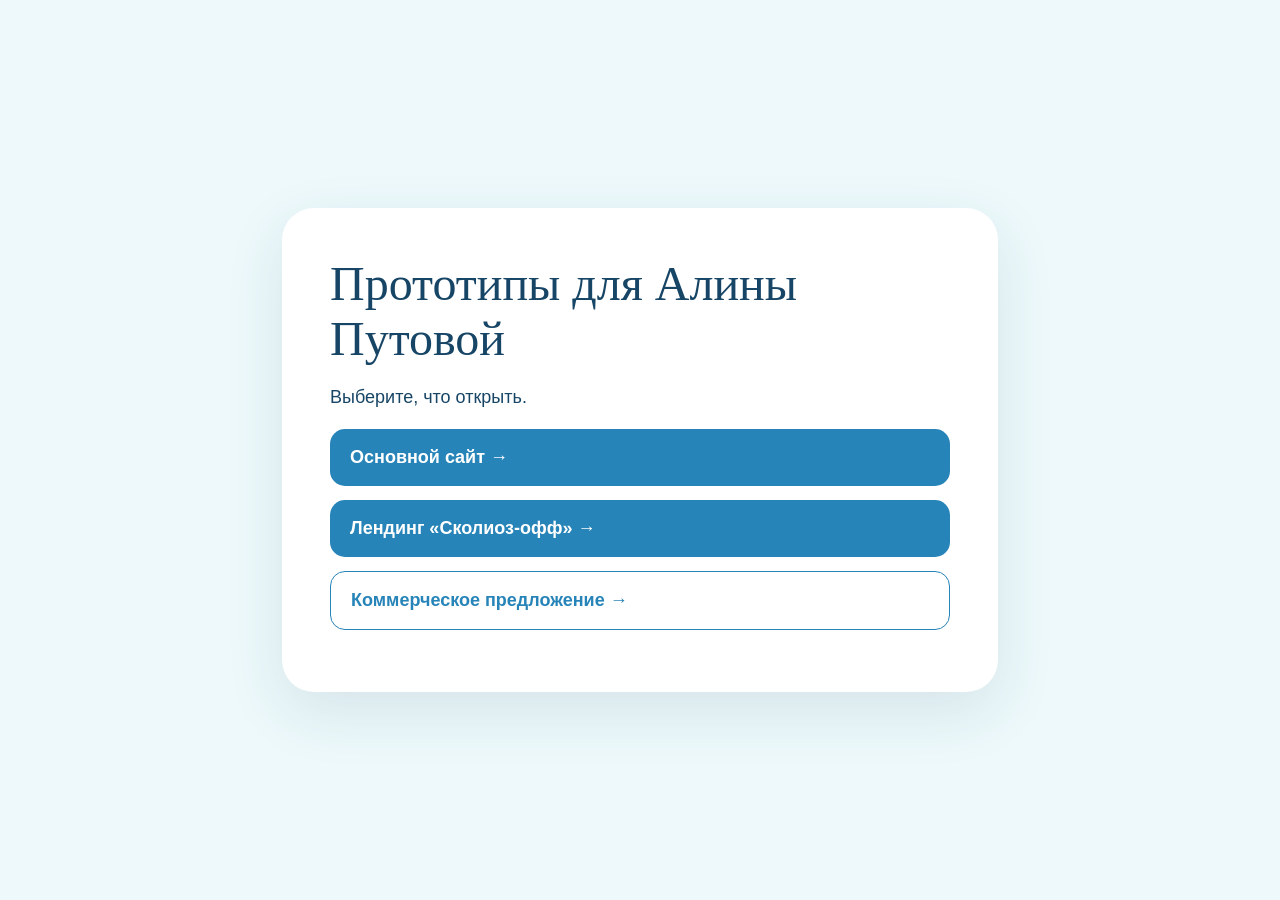
<file: index.html>
<!doctype html><html lang="ru"><head><meta charset="utf-8"><meta name="viewport" content="width=device-width,initial-scale=1"><title>Прототипы для Алины Путовой</title><style>body{margin:0;min-height:100vh;display:grid;place-items:center;background:#edf9fb;color:#174566;font:18px/1.5 Arial,sans-serif}main{width:min(620px,calc(100% - 48px));background:#fff;padding:48px;border-radius:32px;box-shadow:0 20px 60px #1745661c}h1{font:48px Georgia,serif;margin:0 0 14px}a{display:block;margin:14px 0;padding:15px 20px;border-radius:15px;background:#2784b8;color:#fff;text-decoration:none;font-weight:700}a:last-child{background:#fff;border:1px solid #2784b8;color:#2784b8}</style></head><body><main><h1>Прототипы для Алины Путовой</h1><p>Выберите, что открыть.</p><a href="main/">Основной сайт →</a><a href="course/">Лендинг «Сколиоз-офф» →</a><a href="kp/">Коммерческое предложение →</a></main></body></html>
</file>
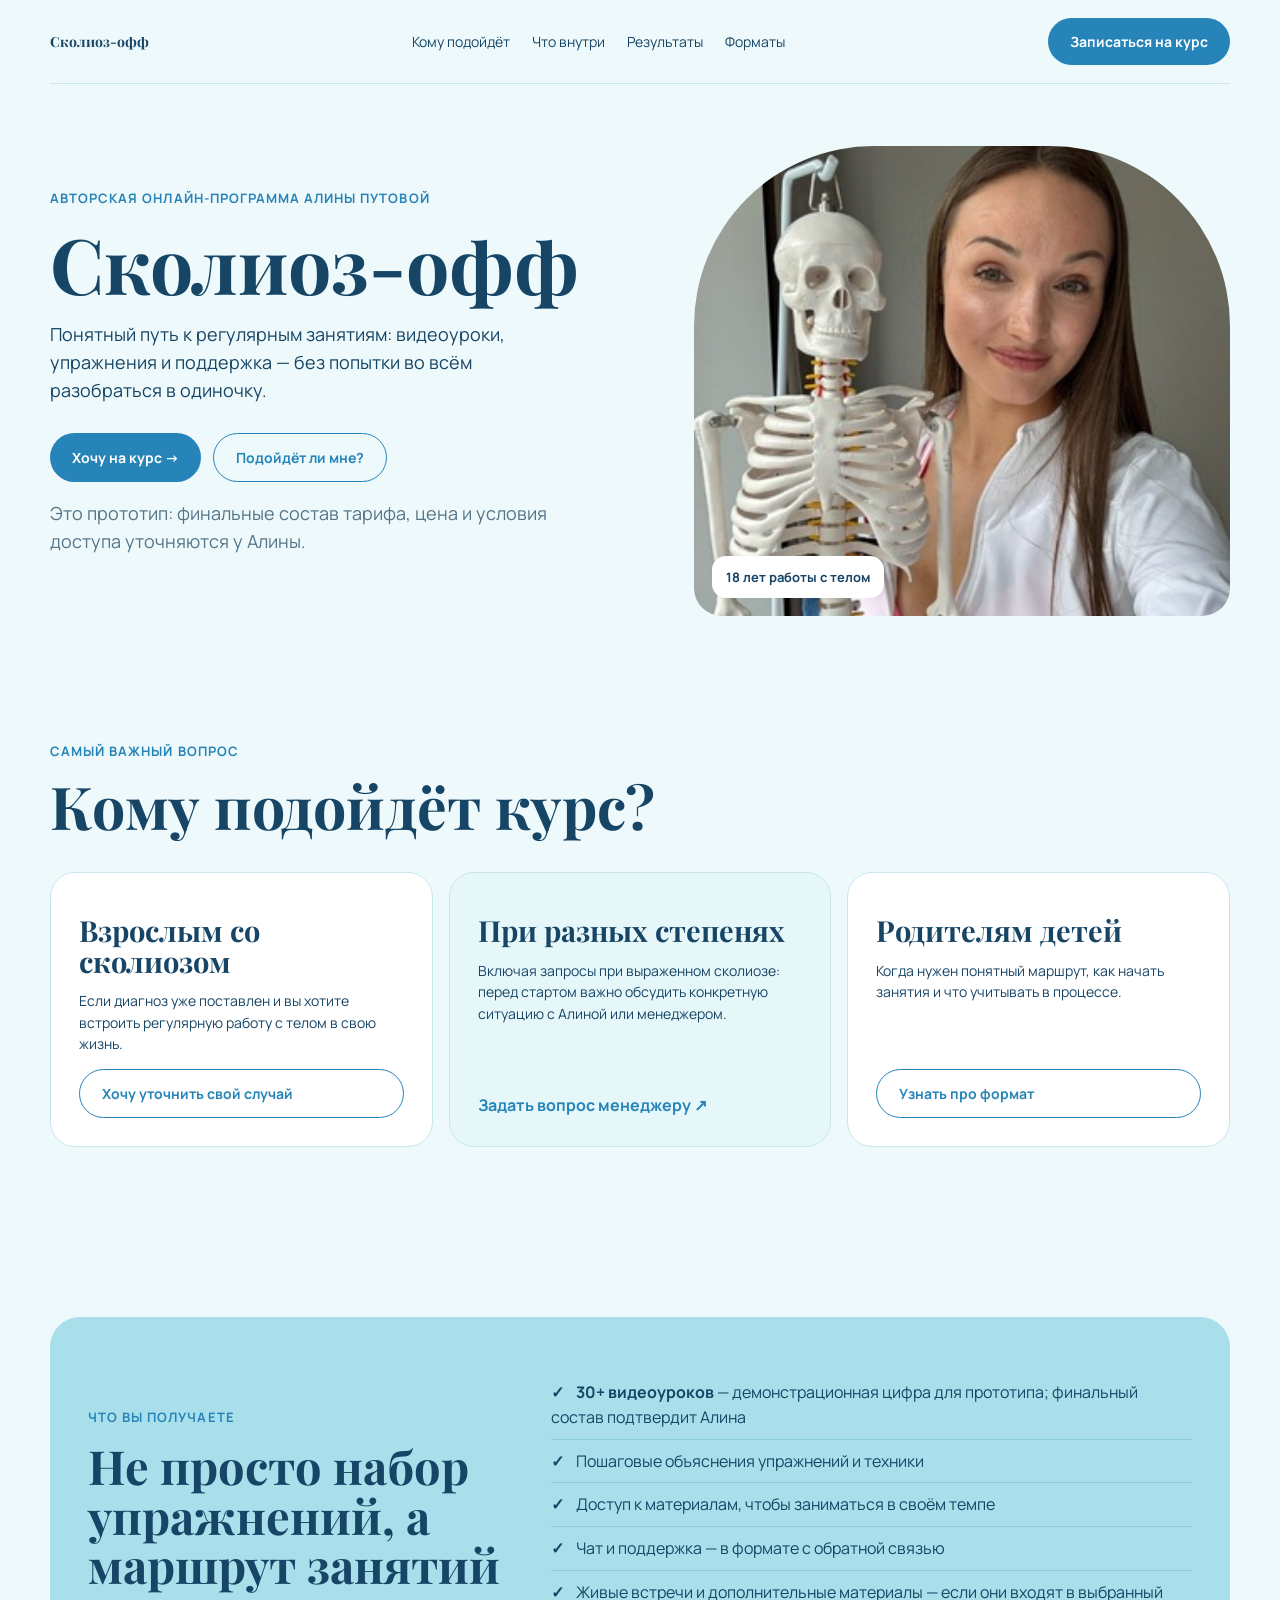
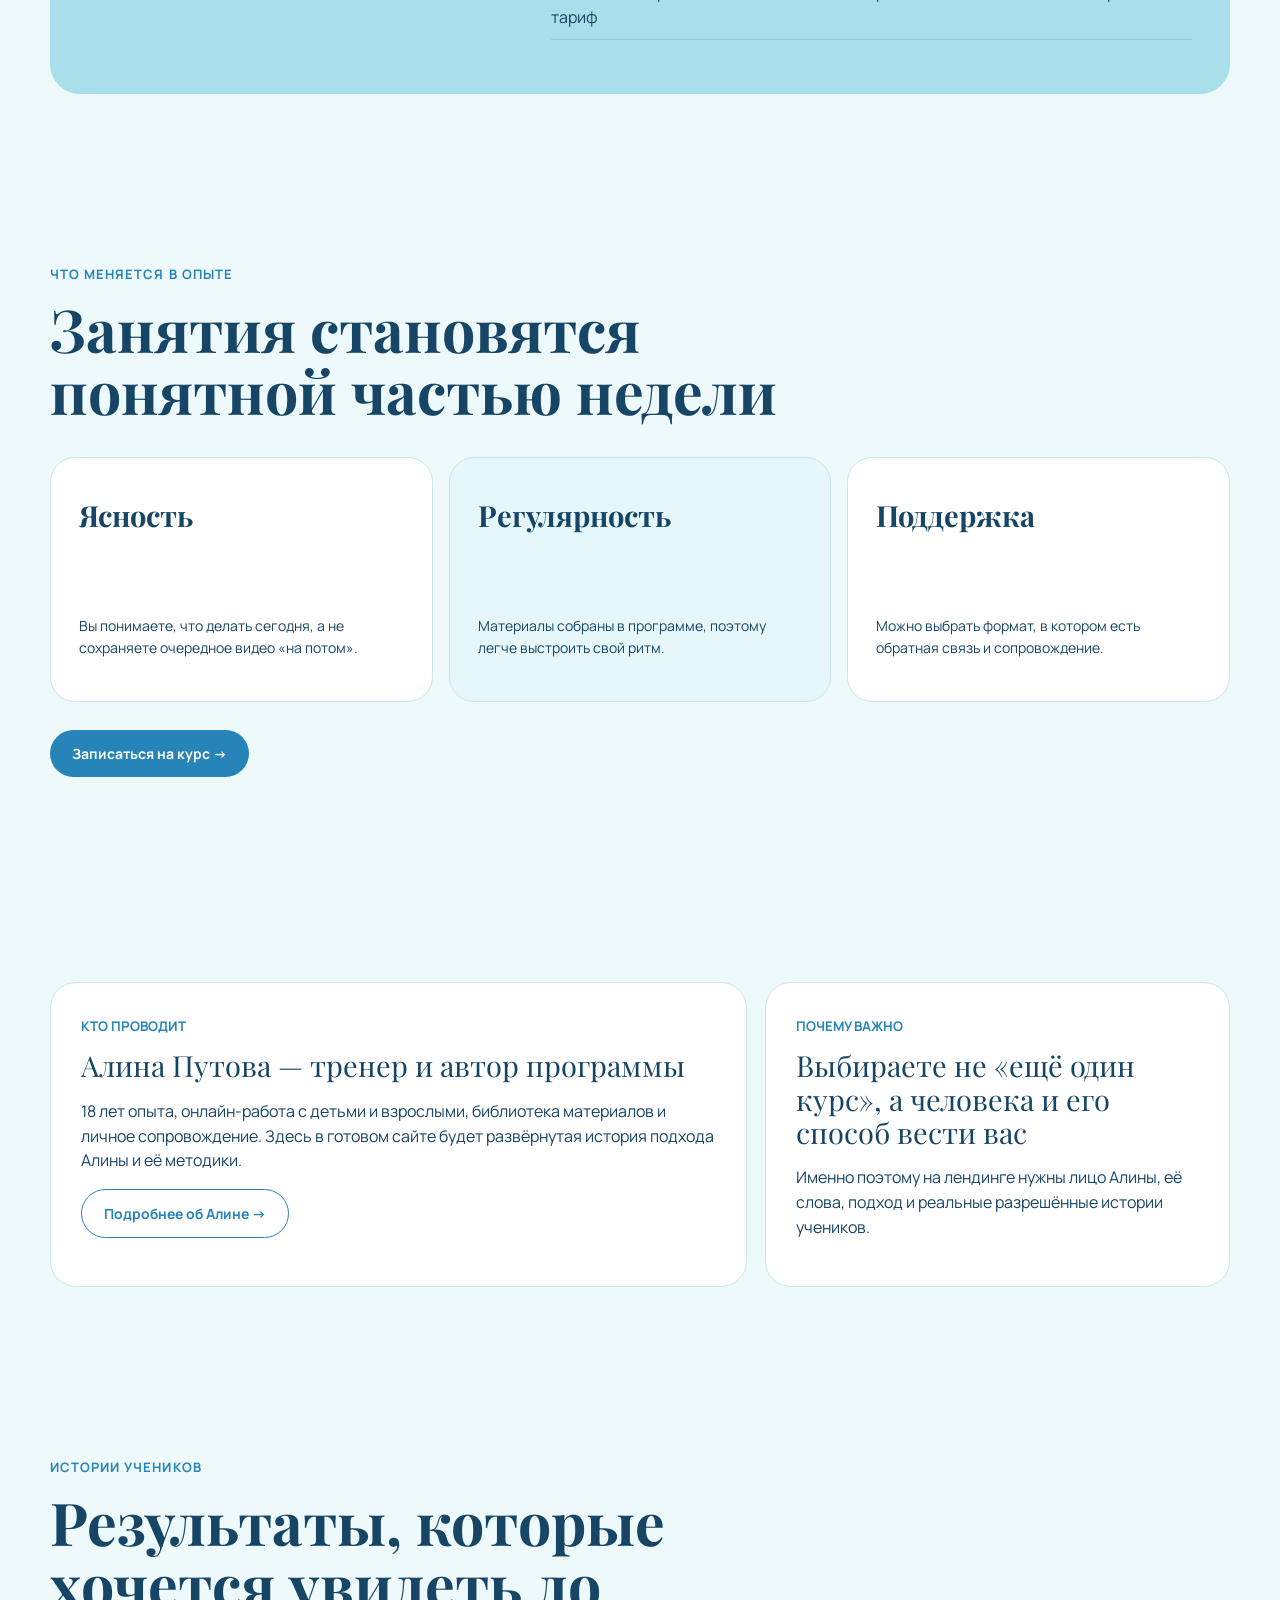
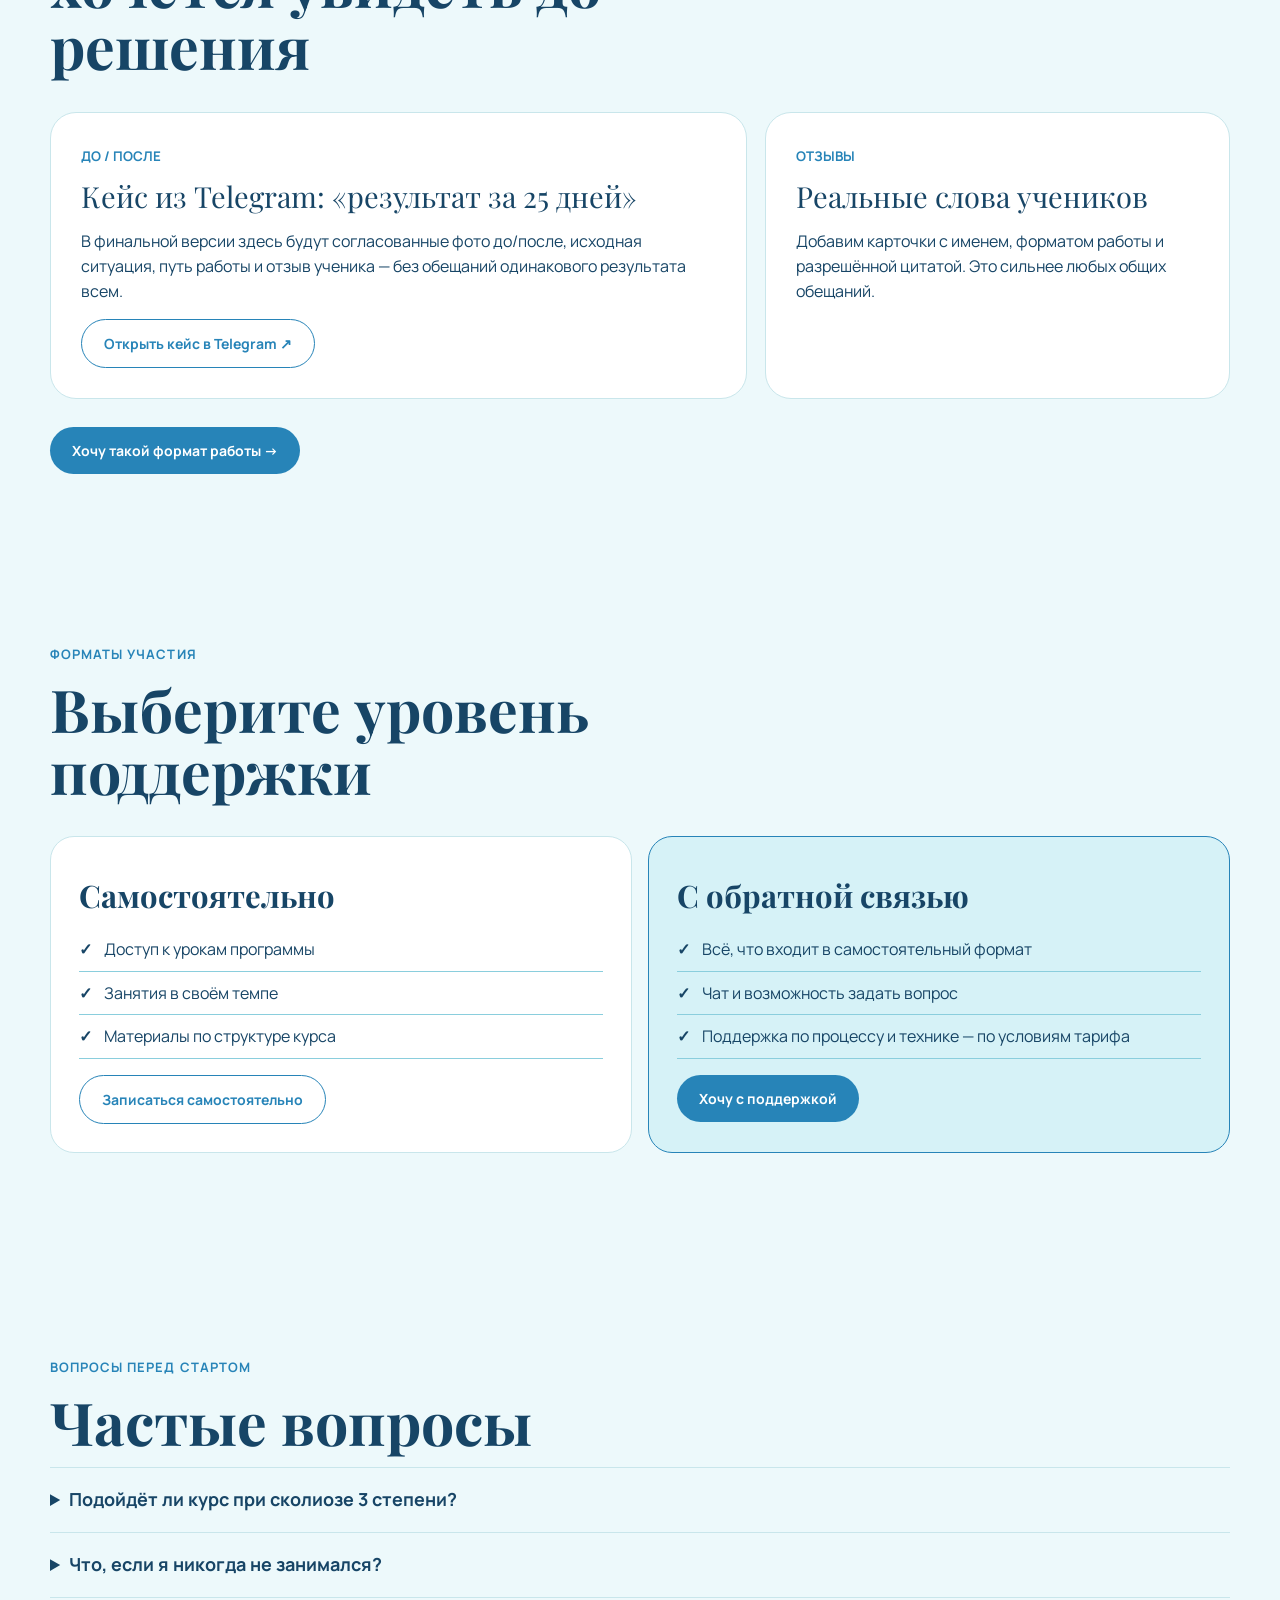
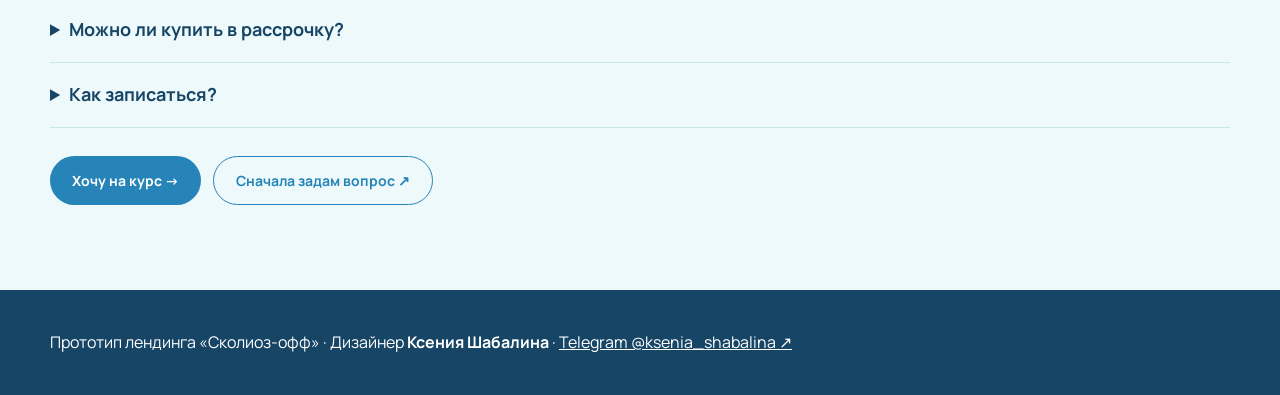
<file: course/index.html>
<!doctype html><html lang="ru"><head><meta charset="utf-8"><meta name="viewport" content="width=device-width,initial-scale=1"><title>Сколиоз-офф — прототип</title><link rel="stylesheet" href="../assets/prototype.css"></head><body class="course-hero"><div class="wrap nav"><a class="brand" href="../04-prototype-main/index.html">Сколиоз-офф</a><nav class="navlinks"><a href="#forwho">Кому подойдёт</a><a href="#inside">Что внутри</a><a href="#results">Результаты</a><a href="#formats">Форматы</a></nav><button class="btn" data-modal>Записаться на курс</button></div><main><section class="wrap hero"><div><div class="eyebrow">авторская онлайн-программа алины путовой</div><h1>Сколиоз-офф</h1><p>Понятный путь к регулярным занятиям: видеоуроки, упражнения и поддержка — без попытки во всём разобраться в одиночку.</p><div class="actions"><button class="btn" data-modal>Хочу на курс →</button><a class="btn alt" href="#forwho">Подойдёт ли мне?</a></div><p class="note">Это прототип: финальные состав тарифа, цена и условия доступа уточняются у Алины.</p></div><div class="photo" role="img" aria-label="Алина Путова"></div></section></main>
<section class="wrap section" id="forwho"><div class="eyebrow">самый важный вопрос</div><h2>Кому подойдёт курс?</h2><div class="paths"><article class="card"><div><h3>Взрослым со сколиозом</h3><p>Если диагноз уже поставлен и вы хотите встроить регулярную работу с телом в свою жизнь.</p></div><button class="btn alt" data-modal>Хочу уточнить свой случай</button></article><article class="card"><div><h3>При разных степенях</h3><p>Включая запросы при выраженном сколиозе: перед стартом важно обсудить конкретную ситуацию с Алиной или менеджером.</p></div><a href="https://t.me/yoginya_manager" target="_blank">Задать вопрос менеджеру ↗</a></article><article class="card"><div><h3>Родителям детей</h3><p>Когда нужен понятный маршрут, как начать занятия и что учитывать в процессе.</p></div><button class="btn alt" data-modal>Узнать про формат</button></article></div></section>
<section class="section" id="inside"><div class="wrap band"><div><div class="eyebrow">что вы получаете</div><h2>Не просто набор упражнений, а маршрут занятий</h2></div><ul class="checks"><li><b>30+ видеоуроков</b> — демонстрационная цифра для прототипа; финальный состав подтвердит Алина</li><li>Пошаговые объяснения упражнений и техники</li><li>Доступ к материалам, чтобы заниматься в своём темпе</li><li>Чат и поддержка — в формате с обратной связью</li><li>Живые встречи и дополнительные материалы — если они входят в выбранный тариф</li></ul></div></section>
<section class="wrap section"><div class="eyebrow">что меняется в опыте</div><h2>Занятия становятся понятной частью недели</h2><div class="paths"><article class="card"><h3>Ясность</h3><p>Вы понимаете, что делать сегодня, а не сохраняете очередное видео «на потом».</p></article><article class="card"><h3>Регулярность</h3><p>Материалы собраны в программе, поэтому легче выстроить свой ритм.</p></article><article class="card"><h3>Поддержка</h3><p>Можно выбрать формат, в котором есть обратная связь и сопровождение.</p></article></div><div class="actions"><button class="btn" data-modal>Записаться на курс →</button></div></section>
<section class="wrap section" id="alina"><div class="gallery"><div class="proof"><small>КТО ПРОВОДИТ</small><strong>Алина Путова — тренер и автор программы</strong><p>18 лет опыта, онлайн-работа с детьми и взрослыми, библиотека материалов и личное сопровождение. Здесь в готовом сайте будет развёрнутая история подхода Алины и её методики.</p><a class="btn alt" href="../04-prototype-main/index.html#about">Подробнее об Алине →</a></div><div class="proof"><small>ПОЧЕМУ ВАЖНО</small><strong>Выбираете не «ещё один курс», а человека и его способ вести вас</strong><p>Именно поэтому на лендинге нужны лицо Алины, её слова, подход и реальные разрешённые истории учеников.</p></div></div></section>
<section class="section" id="results"><div class="wrap"><div class="eyebrow">истории учеников</div><h2>Результаты, которые хочется увидеть до решения</h2><div class="gallery"><div class="proof"><small>ДО / ПОСЛЕ</small><strong>Кейс из Telegram: «результат за 25 дней»</strong><p>В финальной версии здесь будут согласованные фото до/после, исходная ситуация, путь работы и отзыв ученика — без обещаний одинакового результата всем.</p><a class="btn alt" href="https://t.me/YOGINYA_ALINA_Int/1651" target="_blank">Открыть кейс в Telegram ↗</a></div><div class="proof"><small>ОТЗЫВЫ</small><strong>Реальные слова учеников</strong><p>Добавим карточки с именем, форматом работы и разрешённой цитатой. Это сильнее любых общих обещаний.</p></div></div><div class="actions"><button class="btn" data-modal>Хочу такой формат работы →</button></div></div></section>
<section class="wrap section" id="formats"><div class="eyebrow">форматы участия</div><h2>Выберите уровень поддержки</h2><div class="formats"><article class="format"><h3>Самостоятельно</h3><ul class="checks"><li>Доступ к урокам программы</li><li>Занятия в своём темпе</li><li>Материалы по структуре курса</li></ul><button class="btn alt" data-modal>Записаться самостоятельно</button></article><article class="format active"><h3>С обратной связью</h3><ul class="checks"><li>Всё, что входит в самостоятельный формат</li><li>Чат и возможность задать вопрос</li><li>Поддержка по процессу и технике — по условиям тарифа</li></ul><button class="btn" data-modal>Хочу с поддержкой</button></article></div></section>
<section class="wrap section" id="faq"><div class="eyebrow">вопросы перед стартом</div><h2>Частые вопросы</h2><div class="faq"><details><summary>Подойдёт ли курс при сколиозе 3 степени?</summary><p>Этот вопрос нельзя закрыть одной общей фразой. На сайте будет кнопка быстрой связи с менеджером или Алиной, чтобы уточнить вашу ситуацию до оплаты.</p></details><details><summary>Что, если я никогда не занимался?</summary><p>На странице покажем, с какого уровня начинается программа и как устроена постепенность занятий.</p></details><details><summary>Можно ли купить в рассрочку?</summary><p>Добавим точные условия после подтверждения способа оплаты.</p></details><details><summary>Как записаться?</summary><p>Выберите формат выше или нажмите кнопку «Хочу на курс» — в готовом сайте она ведёт к оплате или менеджеру.</p></details></div><div class="actions"><button class="btn" data-modal>Хочу на курс →</button><a class="btn alt" href="https://t.me/yoginya_manager" target="_blank">Сначала задам вопрос ↗</a></div></section>
<footer class="footer"><div class="wrap">Прототип лендинга «Сколиоз-офф» · Дизайнер <b>Ксения Шабалина</b> · <a href="https://t.me/ksenia_shabalina" target="_blank">Telegram @ksenia_shabalina ↗</a></div></footer><div class="modal" id="modal"><div class="modalbox"><button class="close" data-close>×</button><h2>Хочу на курс</h2><p>В готовом сайте здесь будет переход к оплате или форма. В прототипе можно написать менеджеру.</p><a class="btn" href="https://t.me/yoginya_manager" target="_blank">Написать менеджеру ↗</a></div></div><script src="../assets/prototype.js"></script></body></html>
</file>
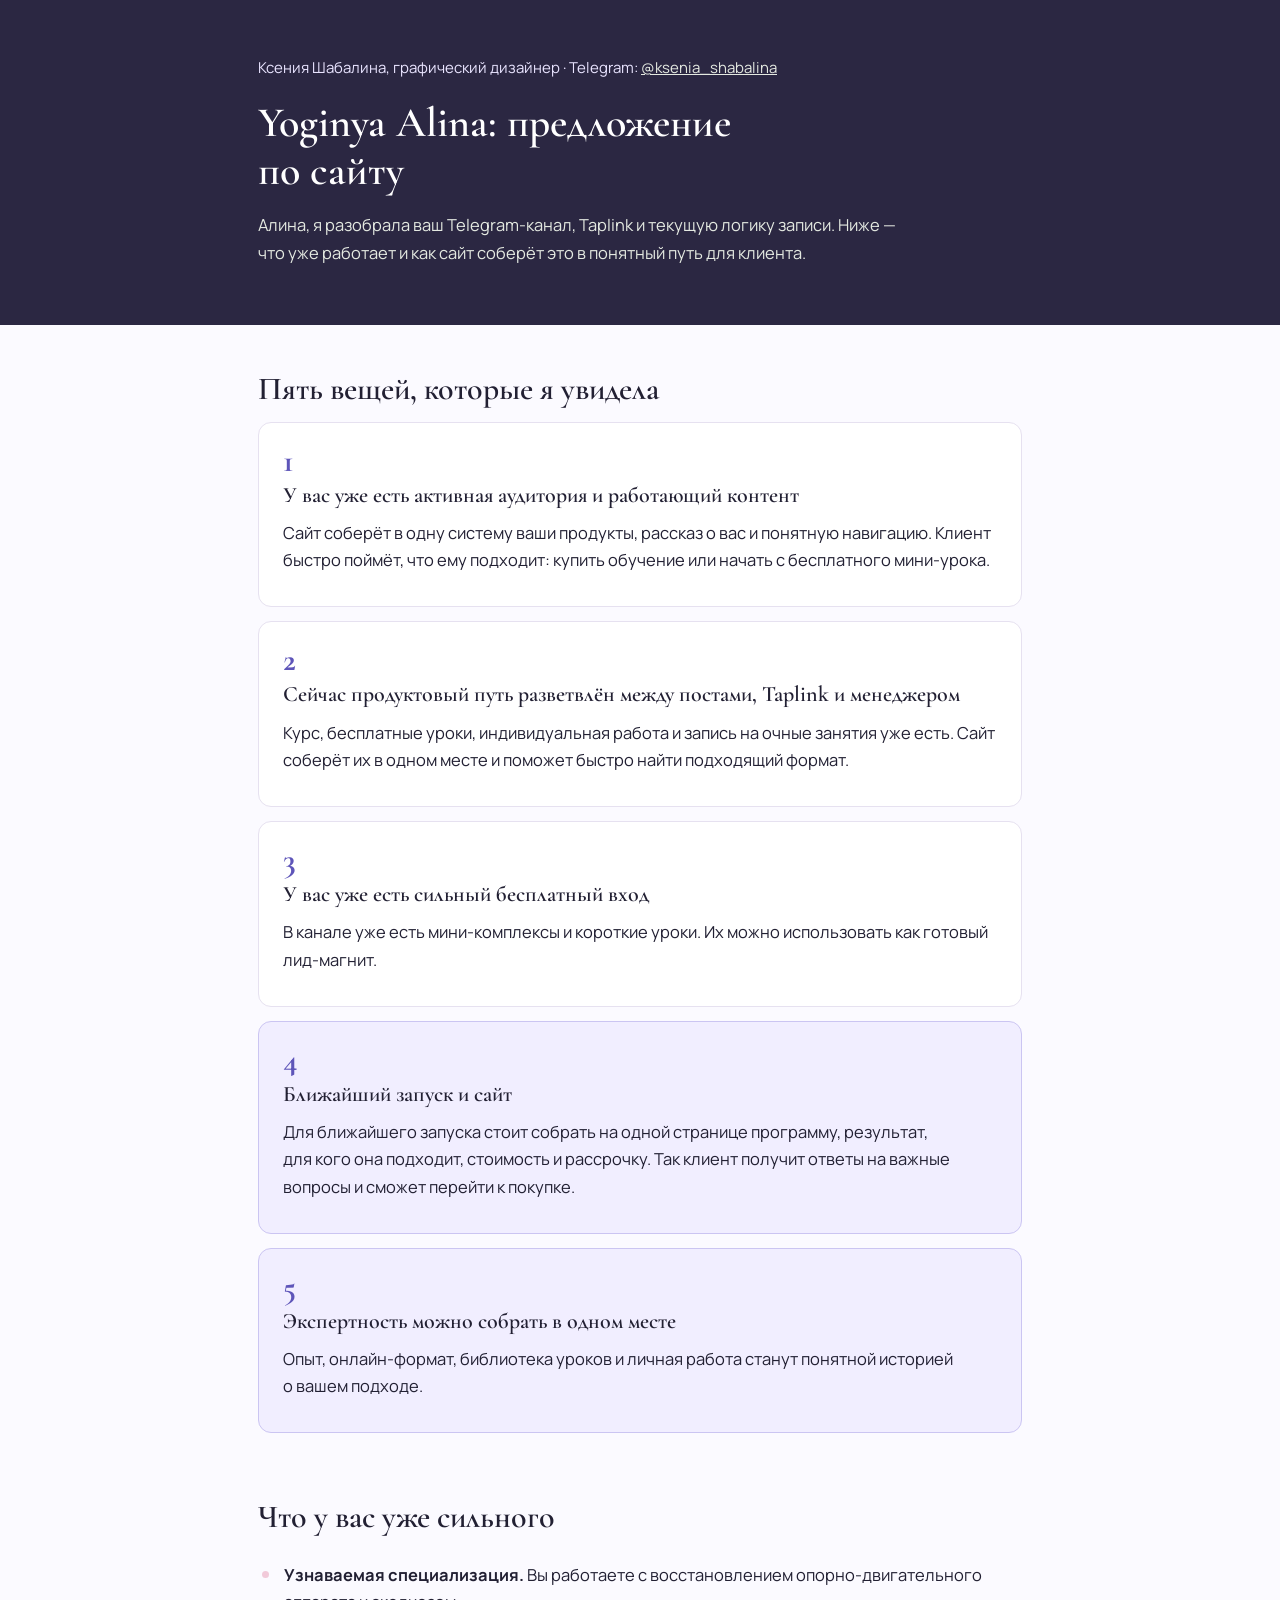
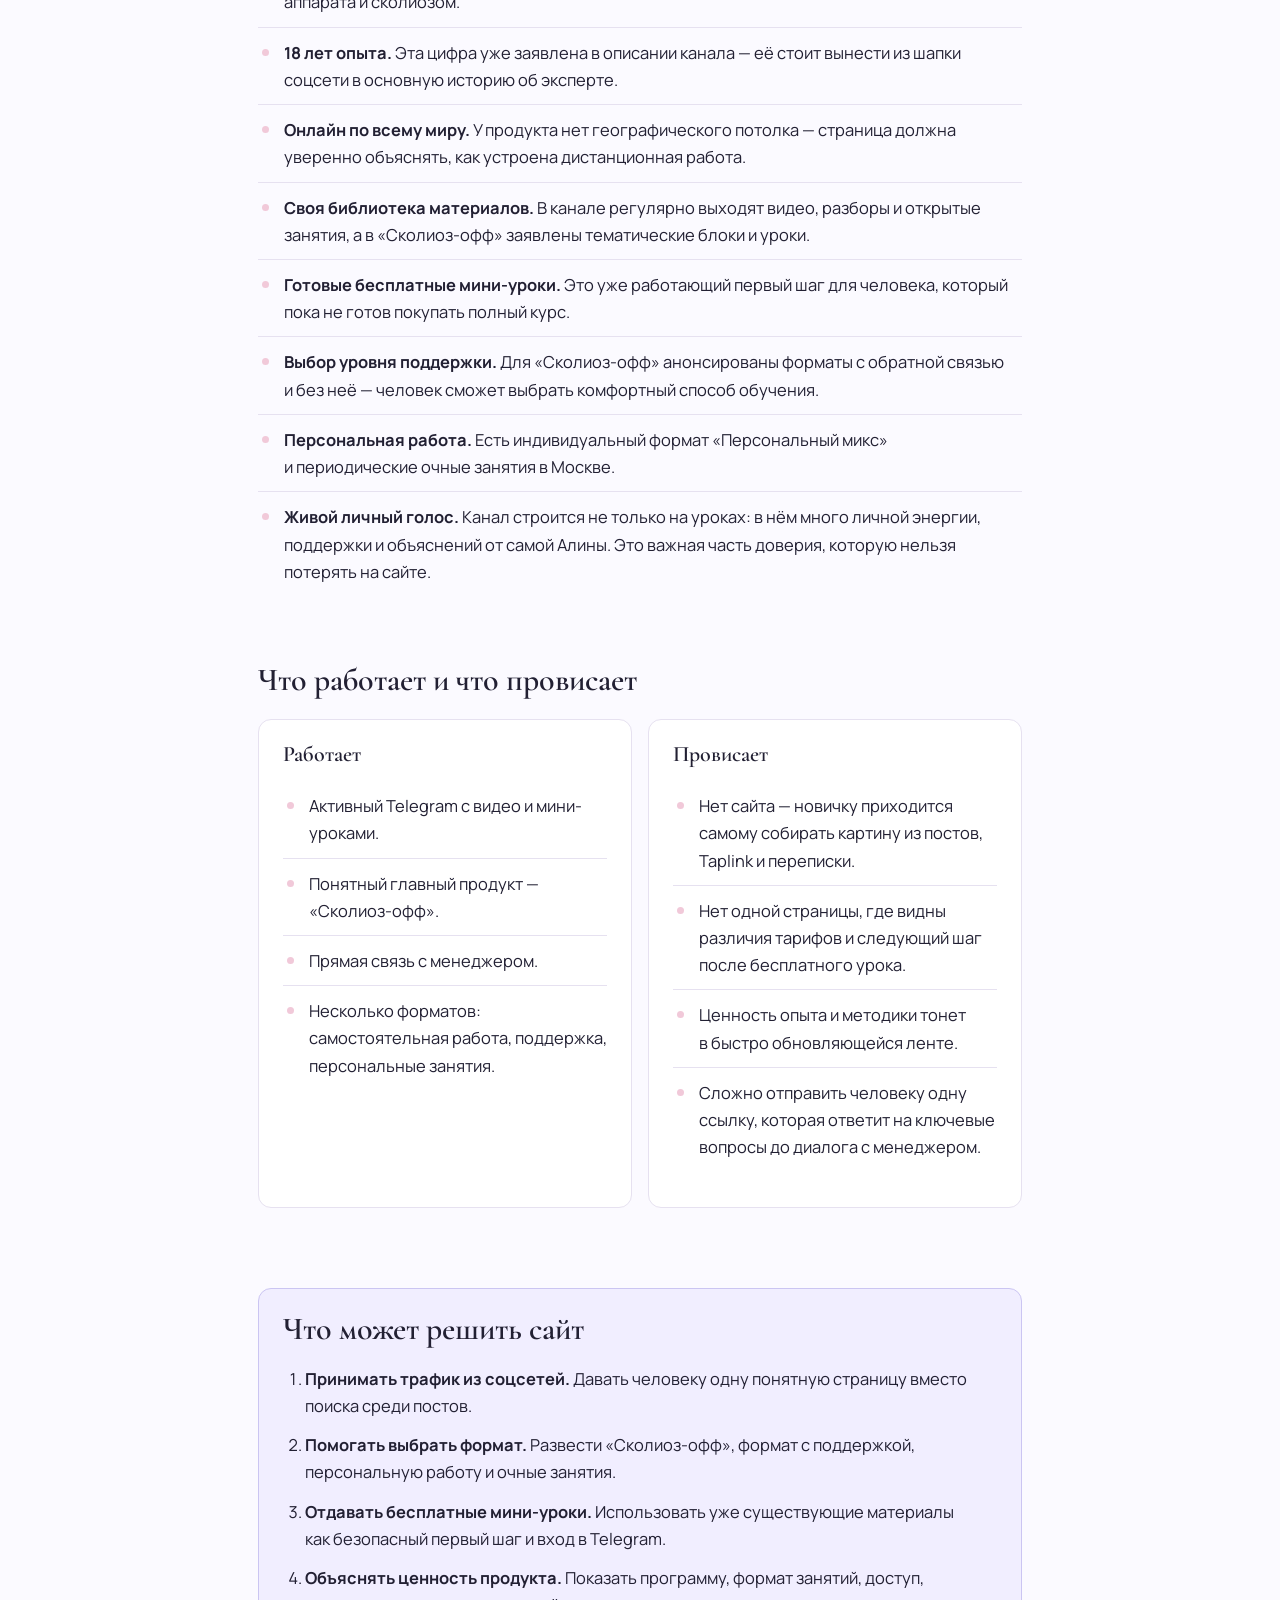
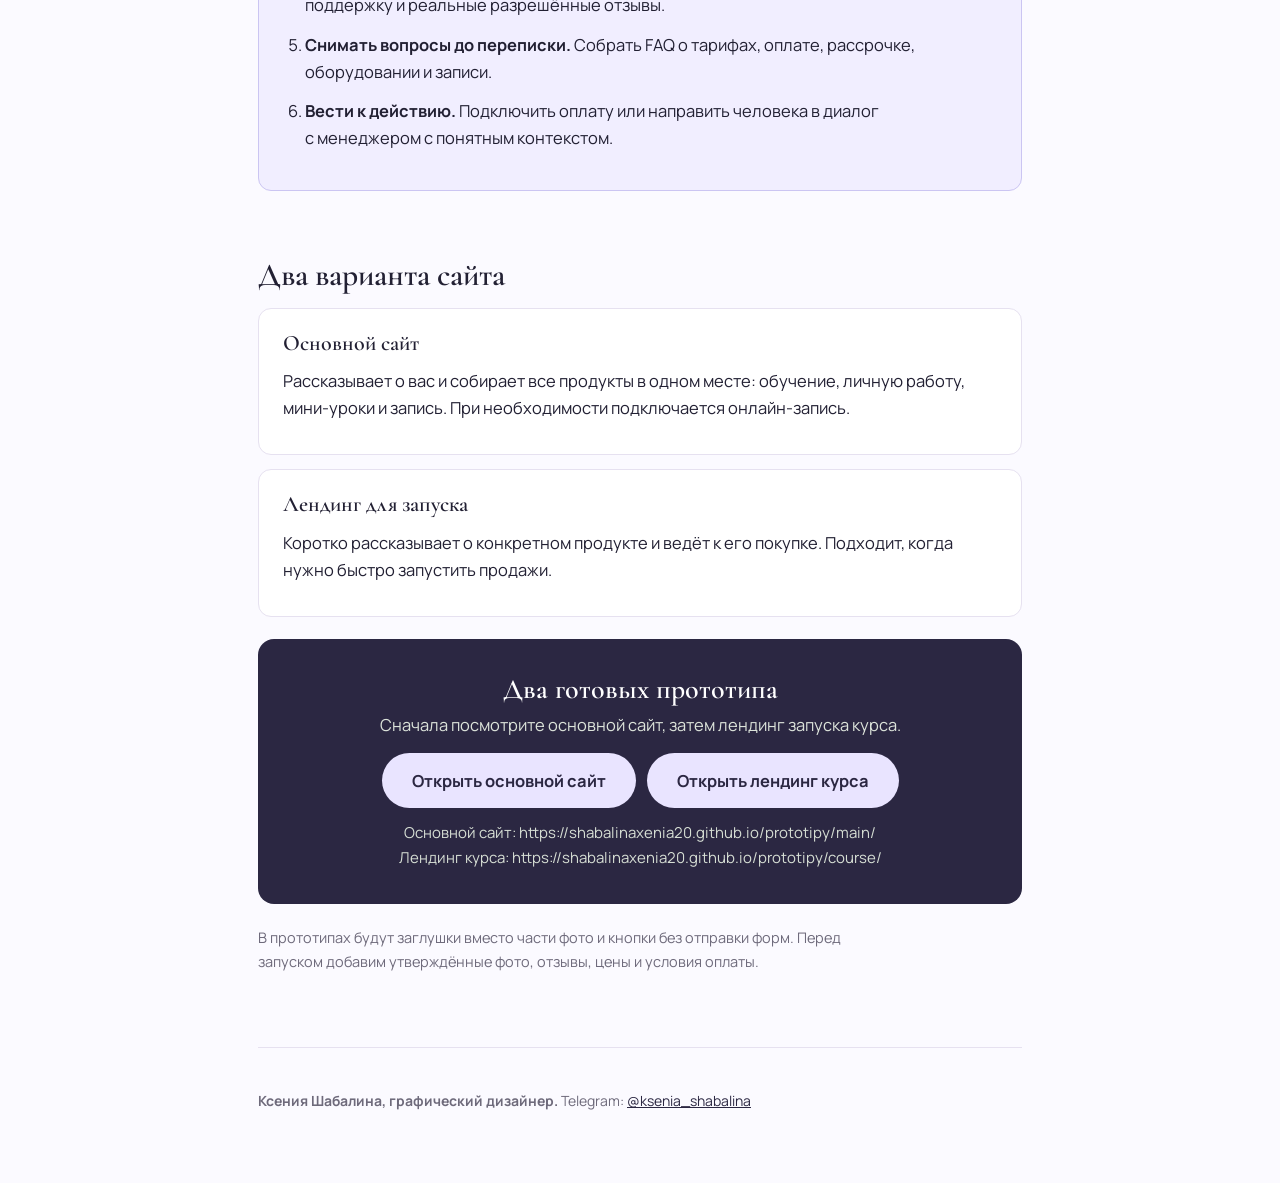
<file: kp/index.html>
<!doctype html>
<html lang="ru">
<head>
<meta charset="utf-8">
<meta name="viewport" content="width=device-width, initial-scale=1, viewport-fit=cover">
<meta name="robots" content="noindex, nofollow">
<title>Yoginya Alina&nbsp;— предложение по&nbsp;сайту</title>
<link rel="preconnect" href="https://fonts.googleapis.com">
<link rel="preconnect" href="https://fonts.gstatic.com" crossorigin>
<link href="https://fonts.googleapis.com/css2?family=Cormorant+Garamond:wght@500;600;700&family=Manrope:wght@400;500;600;700&display=swap" rel="stylesheet">
<style>
/* Роли цветов постоянные, значения — под клиента: акцент из логотипа или обложки группы */
:root{
  --sage:#5E55B9; --sage-dark:#2B2742; --sage-ink:#51499E; --gold:#F1C9D9; --mint:#E9E4FF;
  --bg:#FBFAFF; --paper:#fff; --ink:#222033; --muted:#6E6A7B; --line:#E6E1F0; --tint:#F1EEFF; --warn:#FFF1F6;
}
*{box-sizing:border-box}
body{margin:0;background:var(--bg);color:var(--ink);font:16.5px/1.65 Manrope,system-ui,sans-serif}
.wrap{max-width:820px;margin:0 auto;padding:0 28px}
h1,h2,h3{font-family:'Cormorant Garamond',Georgia,serif;font-weight:600;line-height:1.15;margin:0}
h1{font-size:42px;margin-bottom:16px}
h2{font-size:32px;margin:0 0 6px}
h3{font-size:22px;margin:0 0 6px}
p{margin:11px 0}
.sub{color:var(--muted);font-size:14.5px}
p.sub{max-width:72ch}
header{background:var(--sage-dark);color:#fff;padding:56px 0 48px}
header .author{font-size:15px;color:var(--mint);margin:0 0 18px}
header h1{color:#fff;max-width:24ch}
header p{color:#E4E9E1;max-width:64ch}
header .sub{color:#AEB9AE;margin-top:20px}
header a{color:#E4E9E1}
section{padding:46px 0 6px}
.card{background:var(--paper);border:1px solid var(--line);border-radius:13px;padding:22px 24px;margin:14px 0}
.card.highlight{background:var(--tint);border-color:#CBC5F2}
.card .n{font-family:'Cormorant Garamond',serif;font-size:32px;font-weight:700;color:var(--sage);line-height:1;margin-bottom:6px}
.grid.two{display:grid;grid-template-columns:1fr 1fr;gap:16px}
@media(max-width:760px){
  .wrap{padding:0 20px}
  header{padding:42px 0 36px}
  h1{font-size:34px}
  h2{font-size:30px}
  .grid.two{grid-template-columns:1fr}
  .card{padding:20px}
  section{padding-top:38px}
}
.adv{list-style:none;padding:0;margin:14px 0}
.adv li{padding:11px 0 11px 26px;border-bottom:1px solid var(--line);position:relative}
.adv li:before{content:"";position:absolute;left:4px;top:21px;width:7px;height:7px;border-radius:50%;background:var(--gold)}
.adv li:last-child{border:0}
.why{background:var(--tint);border-left:3px solid var(--sage);border-radius:0 9px 9px 0;padding:11px 16px;margin-top:12px;font-size:15.5px}
.seg{background:var(--paper);border:1px solid var(--line);border-radius:13px;padding:18px 22px;margin:12px 0}
.tag{display:inline-block;background:var(--tint);color:var(--sage-ink);font-size:12.5px;letter-spacing:.4px;padding:3px 11px;border-radius:999px;margin-bottom:8px}
.src{color:var(--muted);font-size:14px;margin-top:2px}
.note{background:var(--warn);border-radius:12px;padding:16px 20px;margin:18px 0;font-size:15.5px}
.note strong{color:#7A5A22}
ol.tasks{padding-left:22px}
ol.tasks li{margin:12px 0}
.cta{background:var(--sage-dark);color:#fff;border-radius:16px;padding:34px;text-align:center;margin:22px 0}
.cta h3{color:#fff;font-size:28px}
.cta a.btn{display:inline-block;background:var(--mint);color:var(--sage-dark);padding:14px 30px;border-radius:999px;text-decoration:none;font-weight:700;margin-top:14px}
.cta .url{display:block;margin-top:13px;color:#D6DED4;font-size:15px;word-break:break-all}
.cta p{color:#DCE3DA;max-width:56ch;margin:0 auto}
.offer{background:var(--paper);border:1px solid var(--line);border-radius:13px;padding:22px 24px;margin:14px 0}
.offer-main{border:2px solid var(--sage);background:#FAFCF8}
.badge{display:inline-block;background:var(--sage);color:#fff;font-size:12px;letter-spacing:1.4px;text-transform:uppercase;padding:3px 11px;border-radius:6px;margin-bottom:9px}
blockquote{margin:14px 0;padding:14px 20px;background:var(--paper);border-left:3px solid var(--gold);border-radius:0 9px 9px 0;font-style:italic;color:#353B36}
footer{margin-top:56px;padding:30px 0 60px;border-top:1px solid var(--line);color:var(--muted);font-size:14px}
footer p{max-width:70ch}
footer a{color:var(--sage-dark)}
@media print{
  body{background:#fff;font-size:11.5pt}
  .wrap{max-width:100%;padding:0 14mm}
  header{padding:16mm 0 11mm;-webkit-print-color-adjust:exact;print-color-adjust:exact}
  section{padding:5mm 0 0}
  h2{margin-top:2mm}
  .adv li{padding:7px 0 7px 24px}
  p{margin:8px 0}
  .card,.seg,.offer,.cta,.note,.why,blockquote{page-break-inside:avoid;break-inside:avoid;-webkit-print-color-adjust:exact;print-color-adjust:exact}
  h2,h3{page-break-after:avoid;break-after:avoid}
  .card,.seg,.offer{padding:15px 20px;margin:8px 0}
  .why{margin-top:9px;padding:9px 14px}
  .cta{padding:24px;margin:16px 0}
  footer{margin-top:2px;padding:2px 0 4px;font-size:9pt;break-inside:avoid;page-break-inside:avoid}
  footer p{margin:2px 0}
  h1{font-size:28pt}h2{font-size:20pt}h3{font-size:14pt}
  a{color:inherit;text-decoration:none}
  @page{margin:0}
}
</style>
</head>
<body>

<header>
  <div class="wrap">
    <p class="author">Ксения Шабалина, графический дизайнер · Telegram: <a href="https://t.me/ksenia_shabalina">@ksenia_shabalina</a></p>
    <h1>Yoginya Alina: предложение по&nbsp;сайту</h1>
    <p>Алина, я&nbsp;разобрала ваш&nbsp;Telegram-канал, Taplink и&nbsp;текущую логику записи. Ниже&nbsp;— что&nbsp;уже&nbsp;работает и&nbsp;как сайт соберёт это&nbsp;в&nbsp;понятный путь для&nbsp;клиента.</p>
  </div>
</header>

<div class="wrap">

<section>
  <h2>Пять вещей, которые я&nbsp;увидела</h2>
  <div class="card">
    <div class="n">1</div>
    <h3>У&nbsp;вас уже&nbsp;есть активная аудитория и&nbsp;работающий контент</h3>
    <p>Сайт соберёт в&nbsp;одну систему ваши продукты, рассказ о&nbsp;вас и&nbsp;понятную навигацию. Клиент быстро поймёт, что&nbsp;ему подходит: купить обучение или&nbsp;начать с&nbsp;бесплатного мини-урока.</p>
  </div>
  <div class="card">
    <div class="n">2</div>
    <h3>Сейчас продуктовый путь разветвлён между&nbsp;постами, Taplink и&nbsp;менеджером</h3>
    <p>Курс, бесплатные уроки, индивидуальная работа и&nbsp;запись на&nbsp;очные занятия уже&nbsp;есть. Сайт соберёт их&nbsp;в&nbsp;одном месте и&nbsp;поможет быстро найти подходящий формат.</p>
  </div>
  <div class="card">
    <div class="n">3</div>
    <h3>У&nbsp;вас уже&nbsp;есть сильный бесплатный вход</h3>
    <p>В&nbsp;канале уже&nbsp;есть мини-комплексы и&nbsp;короткие уроки. Их&nbsp;можно использовать как&nbsp;готовый лид-магнит.</p>
  </div>
  <div class="card highlight">
    <div class="n">4</div>
    <h3>Ближайший запуск и&nbsp;сайт</h3>
    <p>Для ближайшего запуска стоит собрать на&nbsp;одной странице программу, результат, для&nbsp;кого она&nbsp;подходит, стоимость и&nbsp;рассрочку. Так&nbsp;клиент получит ответы на&nbsp;важные вопросы и&nbsp;сможет перейти к&nbsp;покупке.</p>
  </div>
  <div class="card highlight">
    <div class="n">5</div>
    <h3>Экспертность можно собрать в&nbsp;одном месте</h3>
    <p>Опыт, онлайн-формат, библиотека уроков и&nbsp;личная работа станут понятной историей о&nbsp;вашем подходе.</p>
  </div>
</section>

<section>
  <h2>Что&nbsp;у&nbsp;вас уже&nbsp;сильного</h2>
  <ul class="adv">
    <li><b>Узнаваемая специализация.</b> Вы работаете с&nbsp;восстановлением опорно-двигательного аппарата и&nbsp;сколиозом.</li>
    <li><b>18 лет опыта.</b> Эта цифра уже&nbsp;заявлена в&nbsp;описании канала&nbsp;— её&nbsp;стоит вынести из&nbsp;шапки соцсети в&nbsp;основную историю об&nbsp;эксперте.</li>
    <li><b>Онлайн по&nbsp;всему миру.</b> У&nbsp;продукта нет&nbsp;географического потолка&nbsp;— страница должна уверенно объяснять, как&nbsp;устроена дистанционная работа.</li>
    <li><b>Своя библиотека материалов.</b> В&nbsp;канале регулярно выходят видео, разборы и&nbsp;открытые занятия, а&nbsp;в&nbsp;«Сколиоз-офф» заявлены тематические блоки и&nbsp;уроки.</li>
    <li><b>Готовые бесплатные мини-уроки.</b> Это&nbsp;уже&nbsp;работающий первый шаг для&nbsp;человека, который пока не&nbsp;готов покупать полный курс.</li>
    <li><b>Выбор уровня поддержки.</b> Для&nbsp;«Сколиоз-офф» анонсированы форматы с&nbsp;обратной связью и&nbsp;без&nbsp;неё&nbsp;— человек сможет выбрать комфортный способ обучения.</li>
    <li><b>Персональная работа.</b> Есть индивидуальный формат «Персональный микс» и&nbsp;периодические очные занятия в&nbsp;Москве.</li>
    <li><b>Живой личный голос.</b> Канал строится не&nbsp;только на&nbsp;уроках: в&nbsp;нём много личной энергии, поддержки и&nbsp;объяснений от&nbsp;самой Алины. Это&nbsp;важная часть доверия, которую нельзя потерять на&nbsp;сайте.</li>
  </ul>
</section>

<section>
  <h2>Что&nbsp;работает и&nbsp;что&nbsp;провисает</h2>
  <div class="grid two">
    <div class="card">
      <h3>Работает</h3>
      <ul class="adv">
        <li>Активный Telegram с&nbsp;видео и&nbsp;мини-уроками.</li>
        <li>Понятный главный продукт&nbsp;— «Сколиоз-офф».</li>
        <li>Прямая связь с&nbsp;менеджером.</li>
        <li>Несколько форматов: самостоятельная работа, поддержка, персональные занятия.</li>
      </ul>
    </div>
    <div class="card">
      <h3>Провисает</h3>
      <ul class="adv">
        <li>Нет&nbsp;сайта&nbsp;— новичку приходится самому собирать картину из&nbsp;постов, Taplink и&nbsp;переписки.</li>
        <li>Нет&nbsp;одной страницы, где&nbsp;видны различия тарифов и&nbsp;следующий шаг после&nbsp;бесплатного урока.</li>
        <li>Ценность опыта и&nbsp;методики тонет в&nbsp;быстро обновляющейся ленте.</li>
        <li>Сложно отправить человеку одну ссылку, которая ответит на&nbsp;ключевые вопросы до&nbsp;диалога с&nbsp;менеджером.</li>
      </ul>
    </div>
  </div>
</section>

<section>
  <div class="card highlight">
  <h2>Что&nbsp;может решить сайт</h2>
  <ol class="tasks">
    <li><b>Принимать трафик из&nbsp;соцсетей.</b> Давать человеку одну понятную страницу вместо поиска среди постов.</li>
    <li><b>Помогать выбрать формат.</b> Развести «Сколиоз-офф», формат с&nbsp;поддержкой, персональную работу и&nbsp;очные занятия.</li>
    <li><b>Отдавать бесплатные мини-уроки.</b> Использовать уже&nbsp;существующие материалы как&nbsp;безопасный первый шаг и&nbsp;вход в&nbsp;Telegram.</li>
    <li><b>Объяснять ценность продукта.</b> Показать программу, формат занятий, доступ, поддержку и&nbsp;реальные разрешённые отзывы.</li>
    <li><b>Снимать вопросы до&nbsp;переписки.</b> Собрать FAQ о&nbsp;тарифах, оплате, рассрочке, оборудовании и&nbsp;записи.</li>
    <li><b>Вести к&nbsp;действию.</b> Подключить оплату или&nbsp;направить человека в&nbsp;диалог с&nbsp;менеджером с&nbsp;понятным контекстом.</li>
  </ol>
  </div>
</section>

<section>
  <h2>Два варианта сайта</h2>
  <div class="card">
    <h3>Основной сайт</h3>
    <p>Рассказывает о&nbsp;вас и&nbsp;собирает все продукты в&nbsp;одном месте: обучение, личную работу, мини-уроки и&nbsp;запись. При необходимости подключается онлайн-запись.</p>
  </div>
  <div class="card">
    <h3>Лендинг для запуска</h3>
    <p>Коротко рассказывает о&nbsp;конкретном продукте и&nbsp;ведёт к&nbsp;его покупке. Подходит, когда нужно быстро запустить продажи.</p>
  </div>
  <div class="cta">
    <h3>Два готовых прототипа</h3>
    <p>Сначала посмотрите основной сайт, затем лендинг запуска курса.</p>
    <a class="btn" href="https://shabalinaxenia20.github.io/prototipy/main/">Открыть основной сайт</a>
    <a class="btn" href="https://shabalinaxenia20.github.io/prototipy/course/" style="margin-left:8px">Открыть лендинг курса</a>
    <span class="url">Основной сайт: https://shabalinaxenia20.github.io/prototipy/main/<br>Лендинг курса: https://shabalinaxenia20.github.io/prototipy/course/</span>
  </div>
  <p class="sub">В&nbsp;прототипах будут заглушки вместо части фото и&nbsp;кнопки без&nbsp;отправки форм. Перед запуском добавим утверждённые фото, отзывы, цены и&nbsp;условия оплаты.</p>
</section>

<footer>
  <div class="wrap" style="padding:0">
    <p><b>Ксения Шабалина, графический дизайнер.</b> Telegram: <a href="https://t.me/ksenia_shabalina">@ksenia_shabalina</a></p>
  </div>
</footer>

</div>
</body>
</html>
</file>
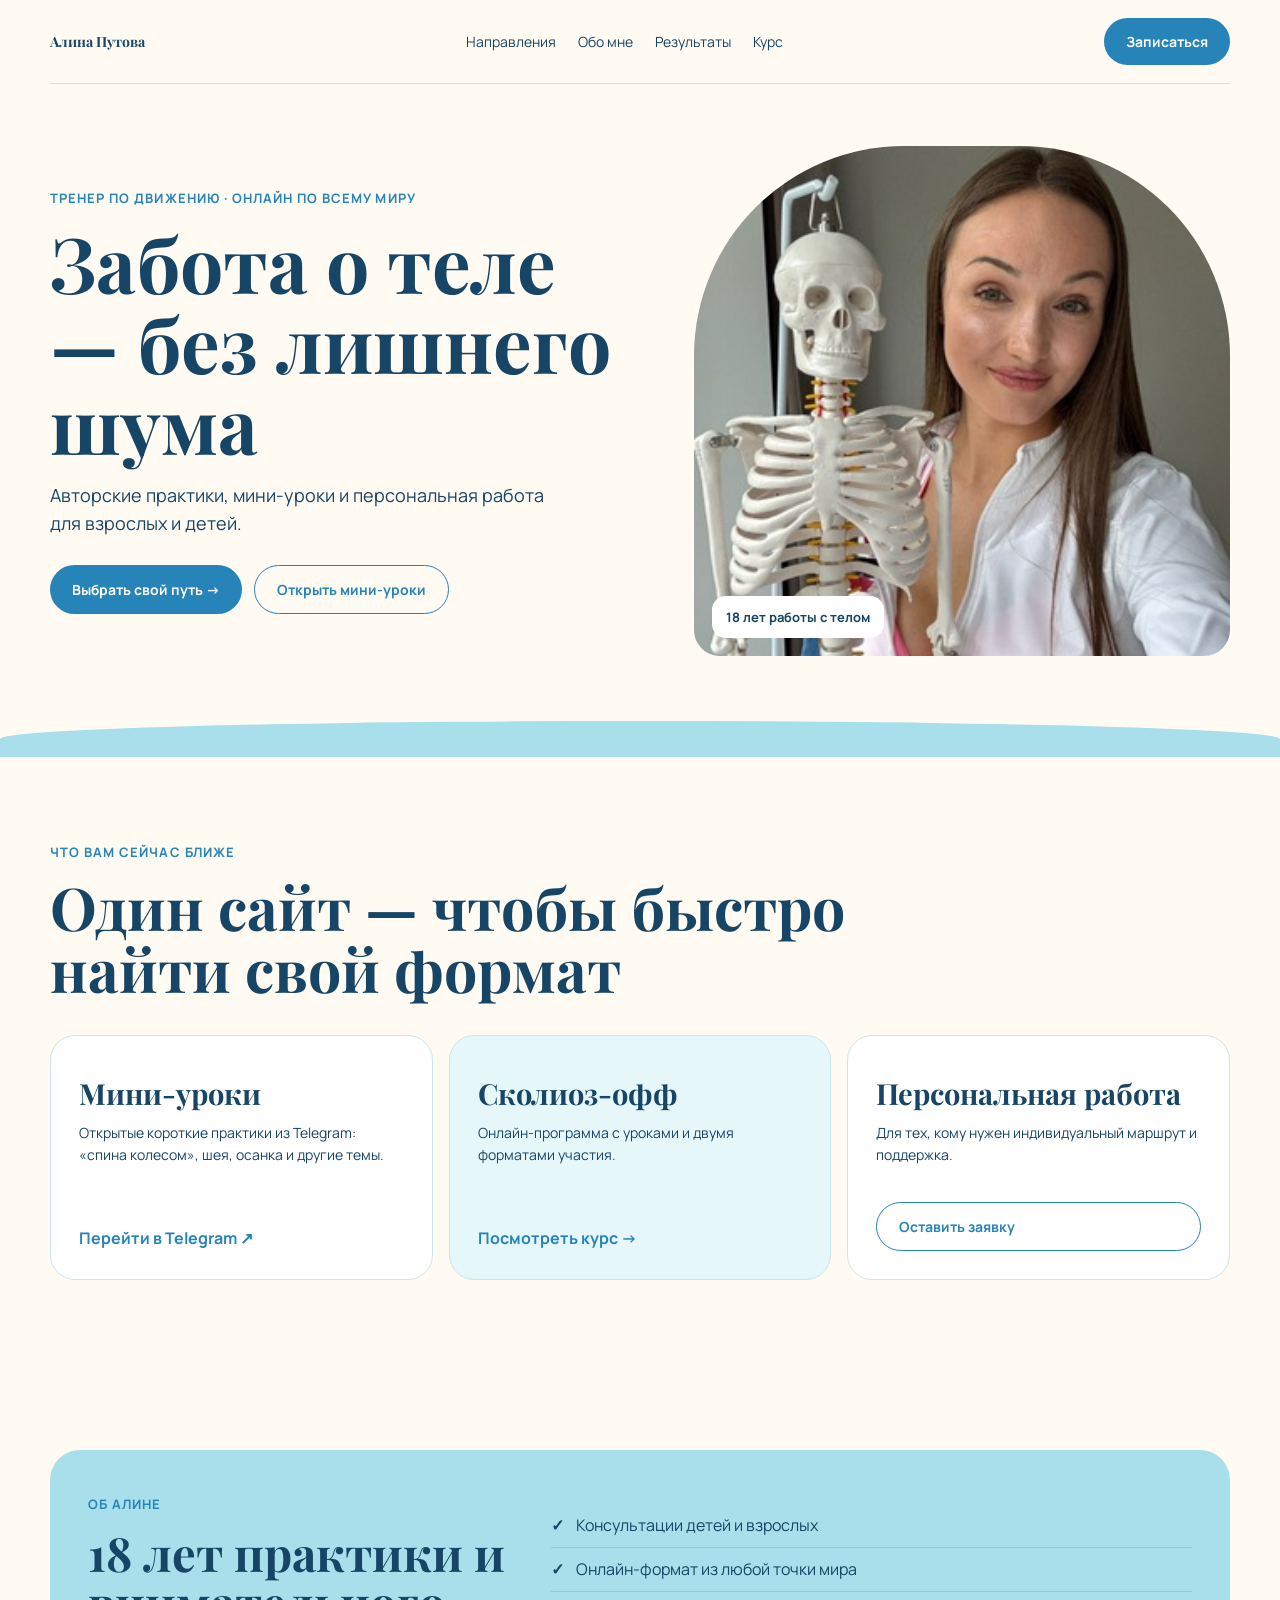
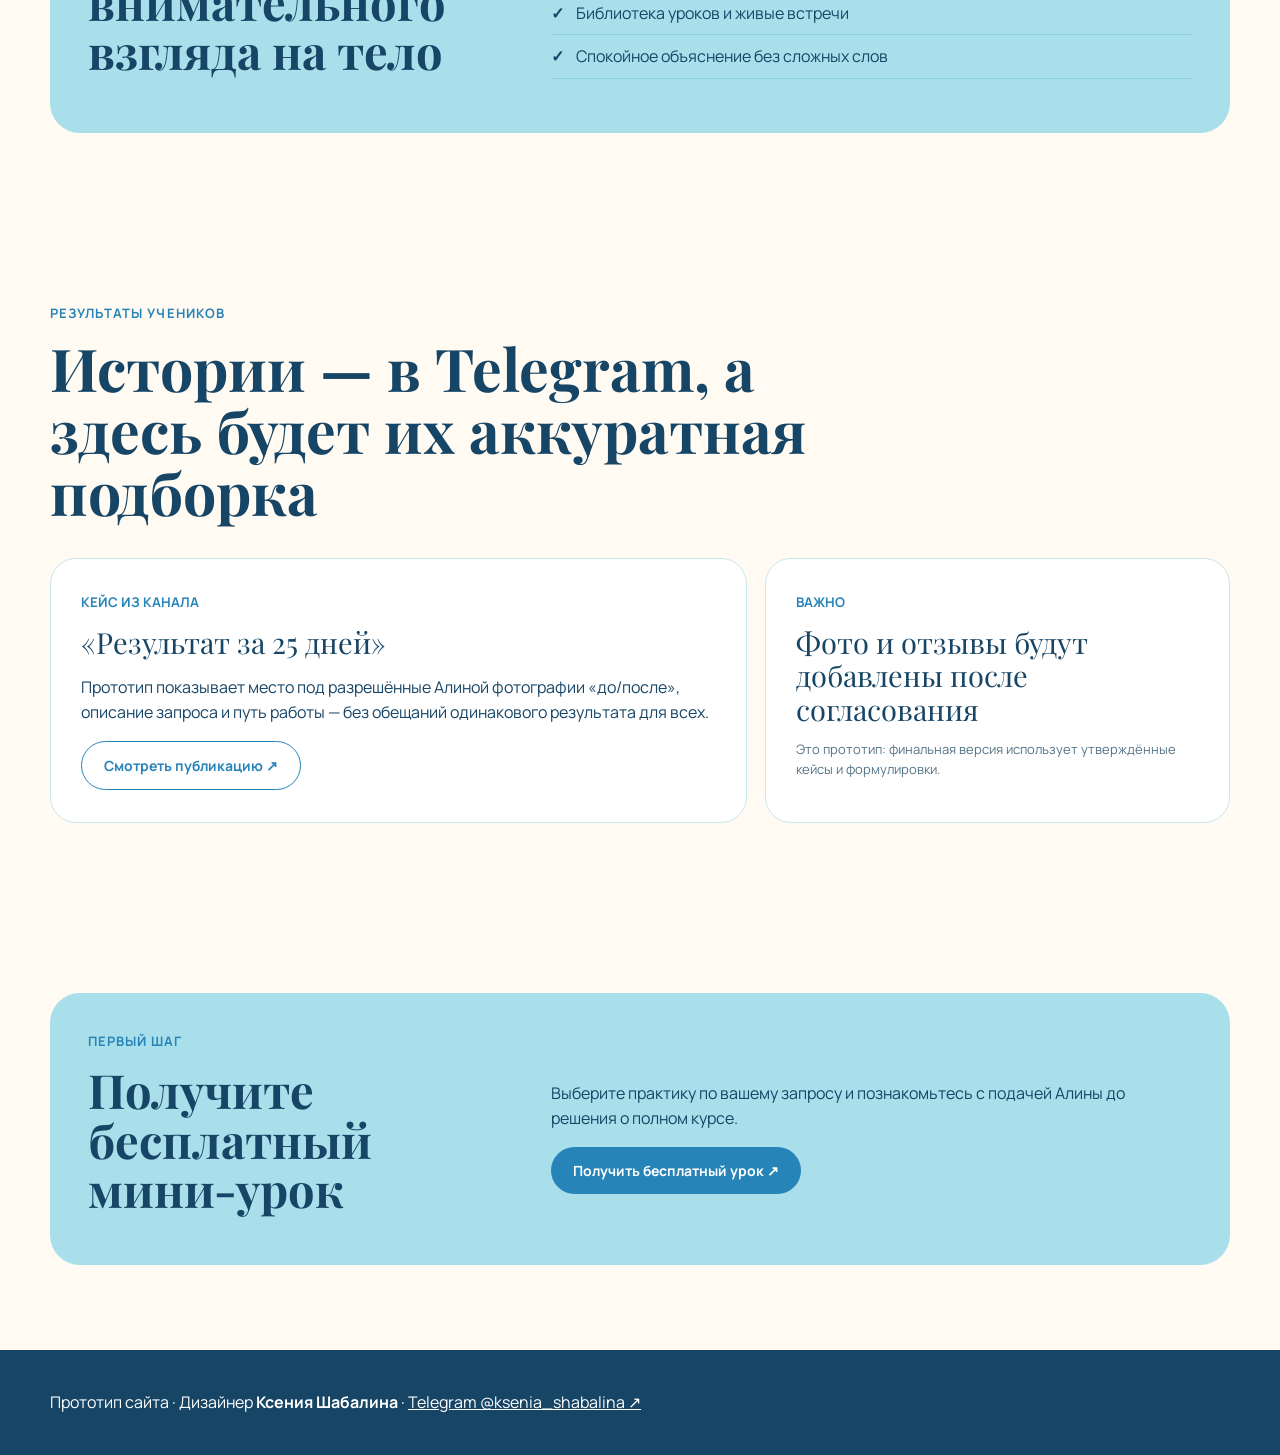
<file: main/index.html>
<!doctype html><html lang="ru"><head><meta charset="utf-8"><meta name="viewport" content="width=device-width,initial-scale=1"><title>Алина Путова — прототип</title><link rel="stylesheet" href="../assets/prototype.css"></head><body>
<div class="wrap nav"><a class="brand" href="#top">Алина Путова</a><nav class="navlinks"><a href="#paths">Направления</a><a href="#about">Обо мне</a><a href="#results">Результаты</a><a href="../05-prototype-course/index.html">Курс</a></nav><button class="btn" data-modal>Записаться</button></div>
<main id="top"><section class="wrap hero"><div><div class="eyebrow">тренер по движению · онлайн по всему миру</div><h1>Забота о теле — без лишнего шума</h1><p>Авторские практики, мини-уроки и персональная работа для взрослых и детей.</p><div class="actions"><a class="btn" href="#paths">Выбрать свой путь →</a><a class="btn alt" href="#mini">Открыть мини-уроки</a></div></div><div class="photo" role="img" aria-label="Алина Путова"></div></section><div class="curve"></div>
<section class="wrap section" id="paths"><div class="eyebrow">что вам сейчас ближе</div><h2>Один сайт — чтобы быстро найти свой формат</h2><div class="paths"><article class="card" id="mini"><div><h3>Мини-уроки</h3><p>Открытые короткие практики из Telegram: «спина колесом», шея, осанка и другие темы.</p></div><a href="https://t.me/YOGINYA_ALINA_Int" target="_blank">Перейти в Telegram ↗</a></article><article class="card"><div><h3>Сколиоз-офф</h3><p>Онлайн-программа с уроками и двумя форматами участия.</p></div><a href="../05-prototype-course/index.html">Посмотреть курс →</a></article><article class="card"><div><h3>Персональная работа</h3><p>Для тех, кому нужен индивидуальный маршрут и поддержка.</p></div><button class="btn alt" data-modal>Оставить заявку</button></article></div></section>
<section id="about" class="section"><div class="wrap band"><div><div class="eyebrow">об алине</div><h2>18 лет практики и внимательного взгляда на тело</h2></div><ul class="checks"><li>Консультации детей и взрослых</li><li>Онлайн-формат из любой точки мира</li><li>Библиотека уроков и живые встречи</li><li>Спокойное объяснение без сложных слов</li></ul></div></section>
<section id="results" class="wrap section"><div class="eyebrow">результаты учеников</div><h2>Истории — в Telegram, а здесь будет их аккуратная подборка</h2><div class="gallery"><div class="proof"><small>КЕЙС ИЗ КАНАЛА</small><strong>«Результат за 25 дней»</strong><p>Прототип показывает место под разрешённые Алиной фотографии «до/после», описание запроса и путь работы — без обещаний одинакового результата для всех.</p><a class="btn alt" href="https://t.me/YOGINYA_ALINA_Int/1651" target="_blank">Смотреть публикацию ↗</a></div><div class="proof"><small>ВАЖНО</small><strong>Фото и отзывы будут добавлены после согласования</strong><p class="note">Это прототип: финальная версия использует утверждённые кейсы и формулировки.</p></div></div></section></main>
<section class="section"><div class="wrap band"><div><div class="eyebrow">первый шаг</div><h2>Получите бесплатный мини-урок</h2></div><div><p>Выберите практику по вашему запросу и познакомьтесь с подачей Алины до решения о полном курсе.</p><a class="btn" href="https://t.me/YOGINYA_ALINA_Int" target="_blank">Получить бесплатный урок ↗</a></div></div></section><footer class="footer"><div class="wrap">Прототип сайта · Дизайнер <b>Ксения Шабалина</b> · <a href="https://t.me/ksenia_shabalina" target="_blank">Telegram @ksenia_shabalina ↗</a></div></footer><div class="modal" id="modal"><div class="modalbox"><button class="close" data-close>×</button><h2>Оставить заявку</h2><p>В готовом сайте здесь будет форма. В прототипе кнопка показывает механику заявки.</p><button class="btn" data-send>Понятно</button></div></div><div class="toast" id="toast">Заявка в прототипе показана ✓</div><script src="../assets/prototype.js"></script></body></html>
</file>
<file: assets/prototype.css>
@import url('https://fonts.googleapis.com/css2?family=Manrope:wght@400;500;600;700&family=Playfair+Display:wght@500;600;700&display=swap');
:root{--ink:#174566;--sky:#a9dfeb;--blue:#2784b8;--pale:#edf9fb;--warm:#fffaf2;--line:#c9e6eb;--coral:#ffb8a4}*{box-sizing:border-box}html{scroll-behavior:smooth}body{margin:0;background:var(--warm);color:var(--ink);font:16px/1.55 Manrope,Arial,sans-serif}.wrap{width:min(1180px,calc(100% - 40px));margin:auto}.nav{height:84px;display:flex;align-items:center;justify-content:space-between;border-bottom:1px solid var(--line)}.brand{font:700 24px 'Playfair Display';text-decoration:none;color:var(--ink)}.navlinks{display:flex;gap:22px;align-items:center}.nav a{color:var(--ink);text-decoration:none;font-size:14px}.btn{border:0;border-radius:999px;padding:14px 22px;background:var(--blue);color:#fff!important;font:700 14px Manrope;cursor:pointer;display:inline-flex;gap:9px;align-items:center;text-decoration:none}.btn.alt{background:transparent;color:var(--blue)!important;border:1px solid var(--blue)}.hero{padding:62px 0 40px;display:grid;grid-template-columns:1.05fr .95fr;align-items:center;gap:52px}.eyebrow{color:var(--blue);font-size:13px;font-weight:700;letter-spacing:.08em;text-transform:uppercase}.hero h1,h2,h3{font-family:'Playfair Display',serif;line-height:1.05;margin:14px 0}.hero h1{font-size:clamp(48px,6vw,85px)}.hero p{max-width:520px;font-size:18px}.actions{display:flex;gap:12px;flex-wrap:wrap;margin-top:28px}.photo{min-height:510px;border-radius:210px 210px 26px 26px;background:url('../assets/telegram/source-1.jpg') center/cover;position:relative;overflow:hidden}.photo:after{content:'18 лет работы с телом';position:absolute;bottom:18px;left:18px;background:#fff;padding:11px 14px;border-radius:14px;font-size:13px;font-weight:700}.curve{height:36px;background:var(--sky);border-radius:70% 70% 0 0;margin-top:25px}.section{padding:85px 0}.section h2{font-size:clamp(36px,5vw,59px);max-width:800px}.lead{max-width:630px}.paths{display:grid;grid-template-columns:repeat(3,1fr);gap:16px;margin-top:35px}.card{background:#fff;border:1px solid var(--line);border-radius:25px;padding:28px;min-height:245px;display:flex;flex-direction:column;justify-content:space-between}.card:nth-child(2){background:#e6f7fa}.card h3{font-size:29px}.card p{font-size:14px}.card a{font-weight:700;color:var(--blue);text-decoration:none}.band{background:var(--sky);border-radius:30px;padding:38px;display:grid;grid-template-columns:.8fr 1.2fr;gap:36px;align-items:center}.band h2{font-size:47px}.checks{padding:0;list-style:none}.checks li{padding:9px 0;border-bottom:1px solid #8acedd}.checks li:before{content:'✓';margin-right:12px;font-weight:700}.gallery{display:grid;grid-template-columns:1.2fr .8fr;gap:18px;margin-top:35px}.gallery .proof{background:#fff;border-radius:26px;padding:30px;border:1px solid var(--line)}.proof small{color:var(--blue);font-weight:700}.proof strong{display:block;font:29px/1.15 'Playfair Display';margin:12px 0}.note{font-size:13px;color:#557487}.course-hero{background:var(--pale)}.course-hero .photo{border-radius:180px 180px 28px 28px;min-height:470px}.formats{display:grid;grid-template-columns:1fr 1fr;gap:16px;margin:34px 0}.format{border:1px solid var(--line);border-radius:24px;padding:28px;background:#fff}.format.active{background:#d6f2f7;border-color:var(--blue)}.format h3{font-size:31px}.faq{border-top:1px solid var(--line)}details{border-bottom:1px solid var(--line);padding:18px 0}summary{cursor:pointer;font-weight:700;font-size:18px}.footer{padding:40px 0;background:var(--ink);color:#fff}.footer a{color:#fff}.modal{position:fixed;inset:0;background:#17456699;display:none;place-items:center;padding:20px;z-index:5}.modal.open{display:grid}.modalbox{background:#fff;padding:32px;border-radius:25px;max-width:470px;width:100%}.close{float:right;border:0;background:none;font-size:24px;cursor:pointer}.toast{position:fixed;right:20px;bottom:20px;background:var(--ink);color:#fff;padding:16px 20px;border-radius:15px;display:none}.toast.show{display:block}@media(max-width:760px){.nav{height:auto;padding:18px 0}.navlinks{display:none}.hero,.gallery,.band{grid-template-columns:1fr;gap:28px}.hero{padding-top:36px}.photo{min-height:370px;border-radius:130px 130px 25px 25px}.paths,.formats{grid-template-columns:1fr}.section{padding:58px 0}.band h2{font-size:40px}}
</file>
